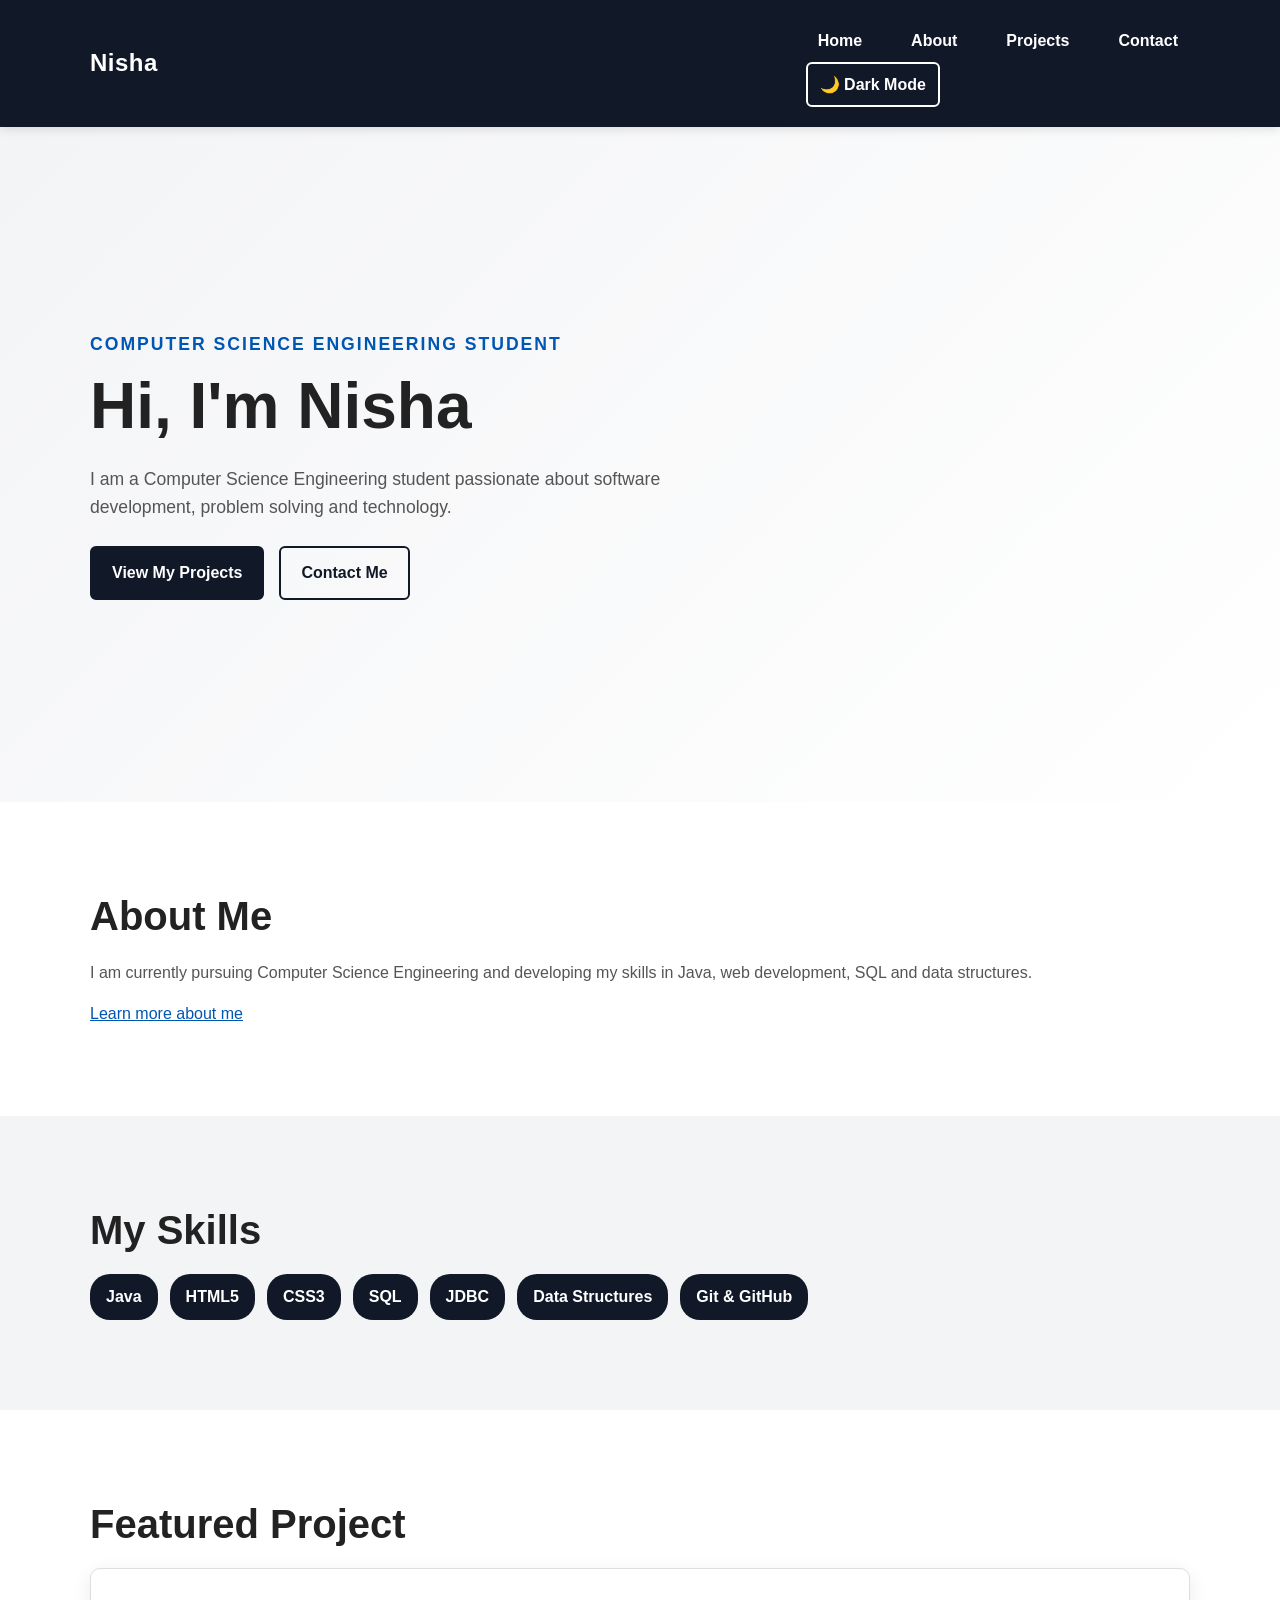
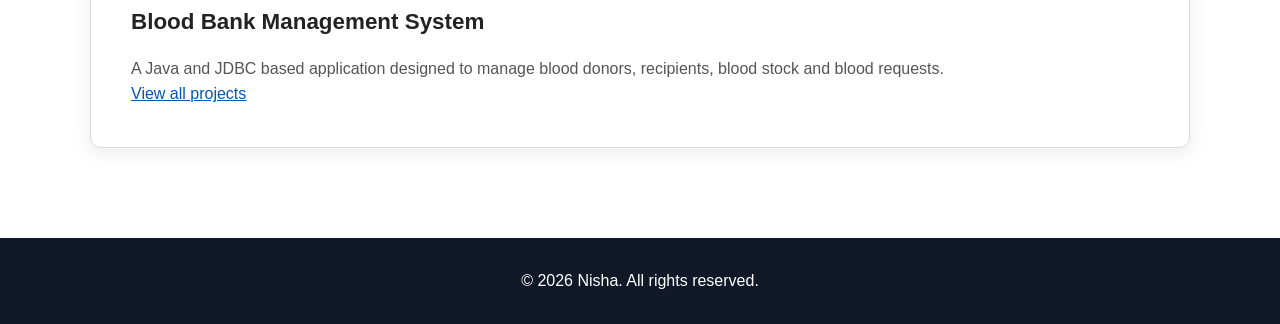
<file: index.html>
<!DOCTYPE html>
<html lang="en">

<head>
    <meta charset="UTF-8">
    <link rel="stylesheet" href="style.css">
    <meta name="viewport"
          content="width=device-width, initial-scale=1.0">

    <meta name="description"
          content="Nisha's personal portfolio showcasing her skills, education, projects and experience in computer science.">

    <meta name="author"
          content="Nisha">

    <meta name="keywords"
          content="Nisha, portfolio, computer science, Java, web development, software developer">

    <title>Nisha | Computer Science Portfolio</title>

</head>

<body>

    <a class="skip-link" href="#main-content">
        Skip to main content
    </a>

    <header class="site-header">

        <div class="container">

            <a href="index.html" class="logo" aria-label="Nisha Portfolio Home">
                Nisha
            </a>

            <nav aria-label="Main navigation">

                <ul class="nav-list">
                    <li>
                        <a href="index.html" aria-current="page">
                            Home
                        </a>
                    </li>

                    <li>
                        <a href="about.html">
                            About
                        </a>
                    </li>

                    <li>
                        <a href="projects.html">
                            Projects
                        </a>
                    </li>

                    <li>
                        <a href="contact.html">
                            Contact
                        </a>
                    </li>
                </ul>
                <button class="theme-toggle" type="button">
        🌙 Dark Mode
    </button>

            </nav>

        </div>

    </header>


    <main id="main-content">

        <!-- Hero Section -->
        <section class="hero" aria-labelledby="hero-heading">

            <div class="container hero-content">

                <div>

                    <p class="eyebrow">
                        Computer Science Engineering Student
                    </p>

                    <h1 id="hero-heading">
                        Hi, I'm Nisha
                    </h1>

                    <p>
                        I am a Computer Science Engineering student
                        passionate about software development,
                        problem solving and technology.
                    </p>

                    <div class="hero-buttons">

                        <a href="projects.html" class="button">
                            View My Projects
                        </a>

                        <a href="contact.html" class="button secondary">
                            Contact Me
                        </a>

                    </div>

                </div>

            </div>

        </section>


        <!-- About Preview -->
        <section aria-labelledby="about-heading">

            <div class="container">

                <h2 id="about-heading">
                    About Me
                </h2>

                <p>
                    I am currently pursuing Computer Science Engineering
                    and developing my skills in Java, web development,
                    SQL and data structures.
                </p>

                <a href="about.html">
                    Learn more about me
                </a>

            </div>

        </section>


        <!-- Skills -->
        <section class="section-light"
                 aria-labelledby="skills-heading">

            <div class="container">

                <h2 id="skills-heading">
                    My Skills
                </h2>

                <ul class="skills-list">

                    <li>Java</li>
                    <li>HTML5</li>
                    <li>CSS3</li>
                    <li>SQL</li>
                    <li>JDBC</li>
                    <li>Data Structures</li>
                    <li>Git & GitHub</li>

                </ul>

            </div>

        </section>


        <!-- Featured Project -->
        <section aria-labelledby="featured-project-heading">

            <div class="container">

                <h2 id="featured-project-heading">
                    Featured Project
                </h2>

                <article class="project-card">

                    <h3>
                        Blood Bank Management System
                    </h3>

                    <p>
                        A Java and JDBC based application designed
                        to manage blood donors, recipients, blood
                        stock and blood requests.
                    </p>

                    <a href="projects.html">
                        View all projects
                    </a>

                </article>

            </div>

        </section>

    </main>


    <footer class="site-footer">

        <div class="container">

            <p>
                &copy; 2026 Nisha. All rights reserved.
            </p>

        </div>

    </footer>
<script src="script.js"></script>
</body>

</html>
</file>
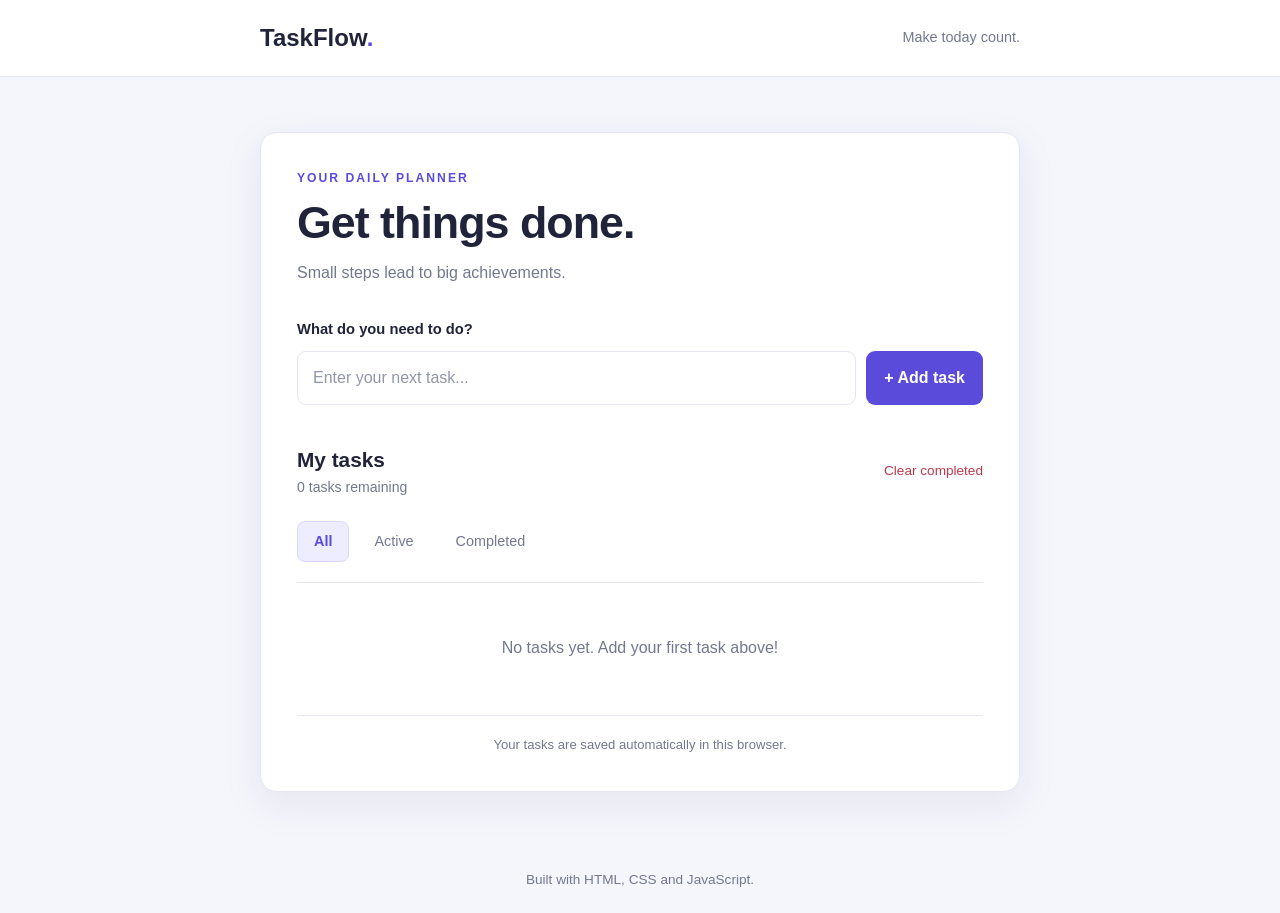
<file: todo-app/index.html>
<!DOCTYPE html>
<html lang="en">
<head>
    <meta charset="UTF-8">
    <meta name="viewport" content="width=device-width, initial-scale=1.0">

    <meta name="description" content="A simple task manager to add, edit, complete, and organize your daily tasks.">
    <meta name="author" content="Portfolio Developer">

    <title>TaskFlow | To-Do List</title>

    <link rel="stylesheet" href="style.css">
    <script src="script.js" defer></script>
</head>

<body>
    <header class="site-header">
        <div class="container header-content">
            <a href="index.html" class="logo">TaskFlow<span>.</span></a>
            <p class="header-caption">Make today count.</p>
        </div>
    </header>

    <main class="container">
        <section class="todo-app" aria-labelledby="page-title">
            <div class="intro">
                <p class="eyebrow">YOUR DAILY PLANNER</p>
                <h1 id="page-title">Get things done.</h1>
                <p class="subtitle">Small steps lead to big achievements.</p>
            </div>

            <form id="task-form" class="task-form">
                <label for="task-input">What do you need to do?</label>

                <div class="input-row">
                    <input
                        type="text"
                        id="task-input"
                        name="task"
                        placeholder="Enter your next task..."
                        maxlength="200"
                        autocomplete="off"
                        required
                    >

                    <button type="submit" class="add-button">
                        + Add task
                    </button>
                </div>
            </form>

            <div class="task-summary">
                <div>
                    <h2>My tasks</h2>
                    <p id="task-count" aria-live="polite">0 tasks remaining</p>
                </div>

                <button type="button" id="clear-completed" class="text-button">
                    Clear completed
                </button>
            </div>

            <div
                class="filters"
                id="filter-group"
                role="group"
                aria-label="Filter tasks"
            >
                <button
                    type="button"
                    class="filter-button active"
                    data-filter="all"
                    aria-pressed="true"
                >
                    All
                </button>

                <button
                    type="button"
                    class="filter-button"
                    data-filter="active"
                    aria-pressed="false"
                >
                    Active
                </button>

                <button
                    type="button"
                    class="filter-button"
                    data-filter="completed"
                    aria-pressed="false"
                >
                    Completed
                </button>
            </div>

            <ul id="task-list" class="task-list" aria-label="Your tasks"></ul>

            <p id="empty-message" class="empty-message">
                No tasks yet. Add your first task above!
            </p>

            <p class="storage-note">
                Your tasks are saved automatically in this browser.
            </p>
        </section>
    </main>

    <footer class="site-footer">
        <p>Built with HTML, CSS and JavaScript.</p>
    </footer>
</body>
</html>
</file>
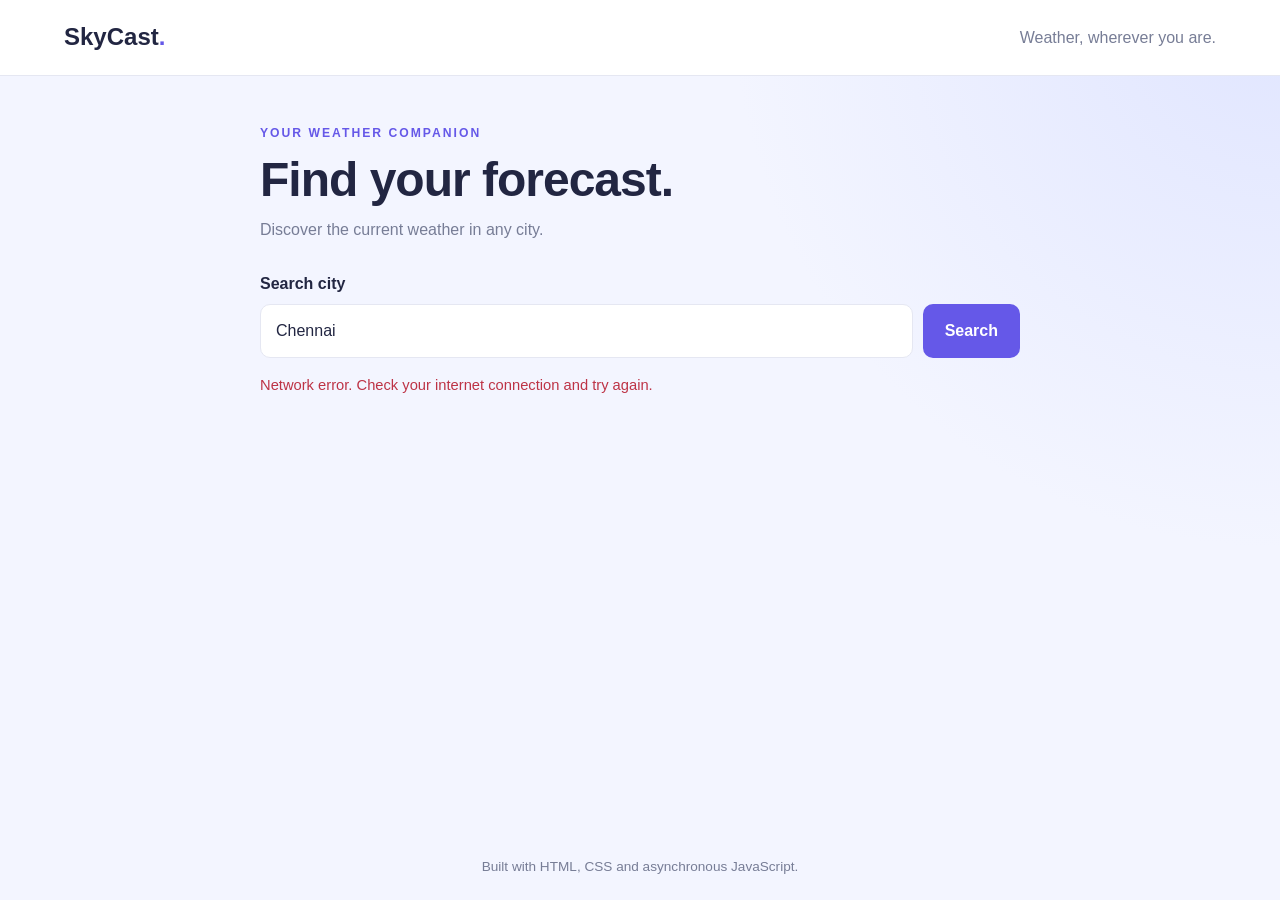
<file: weather-app/index.html>
<!DOCTYPE html>
<html lang="en">
<head>
    <meta charset="UTF-8">
    <meta name="viewport" content="width=device-width, initial-scale=1.0">
    <meta name="description" content="Search for a city and view current weather conditions.">
    <title>SkyCast | Weather Dashboard</title>
    <link rel="stylesheet" href="style.css">
    <script src="script.js" defer></script>
</head>
<body>
    <header class="header">
        <a href="index.html" class="logo">SkyCast<span>.</span></a>
        <p>Weather, wherever you are.</p>
    </header>

    <main class="container">
        <section class="intro">
            <p class="eyebrow">YOUR WEATHER COMPANION</p>
            <h1>Find your forecast.</h1>
            <p>Discover the current weather in any city.</p>
        </section>

        <form id="search-form" class="search-form">
            <label for="city-input">Search city</label>
            <div class="search-row">
                <input
                    id="city-input"
                    type="text"
                    placeholder="Try Chennai, Tokyo, London..."
                    autocomplete="off"
                    maxlength="100"
                    required
                >
                <button id="search-button" type="submit">
                    Search
                </button>
            </div>
        </form>

        <p id="status" class="status" role="status" aria-live="polite">
            Loading weather for Chennai...
        </p>

        <section id="weather-panel" class="weather-panel" hidden>
            <div class="weather-heading">
                <div>
                    <p class="eyebrow">CURRENT WEATHER</p>
                    <h2 id="city-name">Chennai</h2>
                    <p id="local-time" class="muted"></p>
                </div>
                <div class="weather-icon">
                    <span id="weather-emoji" aria-hidden="true">🌤️</span>
                    <p id="weather-description">Loading...</p>
                </div>
            </div>

            <div class="temperature">
                <span id="temperature">--</span><span class="degree">°C</span>
            </div>
            <p id="feels-like" class="muted">Feels like --°C</p>

            <div class="metrics">
                <article class="metric-card">
                    <span class="metric-icon" aria-hidden="true">💧</span>
                    <p>Humidity</p>
                    <h3 id="humidity">--%</h3>
                </article>

                <article class="metric-card">
                    <span class="metric-icon" aria-hidden="true">💨</span>
                    <p>Wind speed</p>
                    <h3 id="wind-speed">-- km/h</h3>
                </article>

                <article class="metric-card">
                    <span class="metric-icon" aria-hidden="true">🌧️</span>
                    <p>Precipitation</p>
                    <h3 id="precipitation">-- mm</h3>
                </article>
            </div>

            <p class="updated-note">
                Weather data provided by Open-Meteo.
            </p>
        </section>
    </main>

    <footer class="footer">
        Built with HTML, CSS and asynchronous JavaScript.
    </footer>
</body>
</html>
</file>
<file: style.css>
/* =========================================================
   ADVANCED CSS3 & RESPONSIVE PORTFOLIO
   ========================================================= */


/* =========================================================
   1. CSS VARIABLES - LIGHT THEME
   ========================================================= */

:root {
    --primary: #111827;
    --primary-light: #1f2937;

    --text: #222222;
    --text-light: #555555;

    --background: #ffffff;
    --surface: #f3f4f6;

    --border: #dddddd;

    --accent: #0056b3;
    --accent-hover: #003f82;

    --focus: #ffbf47;

    --white: #ffffff;

    --max-width: 1100px;

    --space-xs: 8px;
    --space-sm: 12px;
    --space-md: 20px;
    --space-lg: 40px;
    --space-xl: 70px;

    --radius: 10px;

    --shadow: 0 5px 20px rgba(0, 0, 0, 0.08);
    --shadow-hover: 0 12px 30px rgba(0, 0, 0, 0.14);

    --transition: 0.25s ease;
}


/* =========================================================
   2. DARK THEME VARIABLES
   ========================================================= */

[data-theme="dark"] {
    --primary: #e5e7eb;
    --primary-light: #d1d5db;

    --text: #f3f4f6;
    --text-light: #d1d5db;

    --background: #111827;
    --surface: #1f2937;

    --border: #374151;

    --accent: #60a5fa;
    --accent-hover: #93c5fd;

    --focus: #fbbf24;

    --white: #111827;

    --shadow: 0 5px 20px rgba(0, 0, 0, 0.3);
    --shadow-hover: 0 12px 30px rgba(0, 0, 0, 0.4);
}


/* =========================================================
   3. RESET
   ========================================================= */

* {
    margin: 0;
    padding: 0;
    box-sizing: border-box;
}

html {
    scroll-behavior: smooth;
}

body {
    font-family: Arial, sans-serif;
    line-height: 1.6;

    color: var(--text);
    background-color: var(--background);

    transition:
        background-color var(--transition),
        color var(--transition);
}


/* =========================================================
   4. GENERAL
   ========================================================= */

.container {
    width: min(90%, var(--max-width));
    margin-inline: auto;
}

section {
    padding: var(--space-xl) 0;
}

h1,
h2,
h3 {
    line-height: 1.2;
    margin-bottom: var(--space-md);
}

h1 {
    font-size: clamp(2.2rem, 8vw, 4rem);
}

h2 {
    font-size: clamp(1.8rem, 5vw, 2.5rem);
}

h3 {
    font-size: 1.4rem;
}

p {
    margin-bottom: 15px;
    color: var(--text-light);
}

a {
    color: var(--accent);
    transition: color var(--transition);
}

a:hover {
    color: var(--accent-hover);
}


/* =========================================================
   5. ACCESSIBILITY / FOCUS
   ========================================================= */

a:focus,
button:focus,
input:focus,
textarea:focus {
    outline: 3px solid var(--focus);
    outline-offset: 3px;
}


/* =========================================================
   6. SKIP LINK
   ========================================================= */

.skip-link {
    position: absolute;

    left: -9999px;
    top: 10px;

    z-index: 1000;

    padding: 10px 15px;

    background: #000000;
    color: #ffffff;

    text-decoration: none;

    border-radius: 4px;
}

.skip-link:focus {
    left: 10px;
}


/* =========================================================
   7. HEADER
   ========================================================= */

.site-header {
    background: #111827;

    color: #ffffff;

    padding: 18px 0;

    position: sticky;
    top: 0;

    z-index: 100;

    box-shadow: 0 2px 10px rgba(0, 0, 0, 0.12);
}

.site-header .container {
    display: flex;

    flex-direction: column;

    justify-content: space-between;
    align-items: center;

    gap: var(--space-md);
}


/* =========================================================
   8. LOGO
   ========================================================= */

.logo {
    color: #ffffff;

    text-decoration: none;

    font-size: 1.5rem;

    font-weight: bold;

    letter-spacing: 0.5px;
}

.logo:hover {
    color: #ffffff;
}


/* =========================================================
   9. NAVIGATION
   ========================================================= */

.nav-list {
    display: flex;

    flex-wrap: wrap;

    justify-content: center;

    gap: 10px;

    list-style: none;
}

.nav-list a {
    display: block;

    color: #ffffff;

    text-decoration: none;

    font-weight: 600;

    padding: 8px 12px;

    border-radius: 6px;

    transition:
        background-color var(--transition),
        color var(--transition);
}

.nav-list a:hover,
.nav-list a:focus {
    color: #ffffff;

    background-color: #1f2937;

    text-decoration: none;
}


/* =========================================================
   10. HERO
   ========================================================= */

.hero {
    background:
        linear-gradient(
            135deg,
            #f3f4f6 0%,
            #ffffff 100%
        );

    min-height: 70vh;

    display: flex;

    align-items: center;
}

.hero .container {
    width: min(90%, var(--max-width));
}

.hero h1 {
    max-width: 800px;
}

.hero p {
    max-width: 650px;

    font-size: 1.1rem;
}

.eyebrow {
    font-weight: bold;

    text-transform: uppercase;

    letter-spacing: 2px;

    color: var(--accent);

    margin-bottom: 10px;
}


/* =========================================================
   11. HERO BUTTONS
   ========================================================= */

.hero-buttons {
    display: flex;

    flex-wrap: wrap;

    gap: 15px;

    margin-top: 25px;
}

.button,
button {
    display: inline-block;

    padding: 12px 20px;

    border: 2px solid var(--primary);

    border-radius: 6px;

    background: var(--primary);

    color: var(--white);

    text-decoration: none;

    cursor: pointer;

    font: inherit;

    font-weight: bold;

    transition:
        background-color var(--transition),
        color var(--transition),
        transform var(--transition),
        box-shadow var(--transition);
}

.button:hover,
button:hover {
    background: var(--primary-light);

    color: var(--white);

    transform: translateY(-2px);

    box-shadow: var(--shadow);
}

.button.secondary {
    background: transparent;

    color: var(--primary);
}

.button.secondary:hover {
    background: var(--primary);

    color: var(--white);
}


/* =========================================================
   12. GENERAL SECTIONS
   ========================================================= */

.section-light {
    background: var(--surface);
}

.page-header {
    background:
        linear-gradient(
            135deg,
            #f3f4f6,
            #ffffff
        );

    padding: 60px 0;
}


/* =========================================================
   13. SKILLS
   ========================================================= */

.skills-list {
    display: flex;

    flex-wrap: wrap;

    gap: 12px;

    list-style: none;
}

.skills-list li {
    padding: 10px 16px;

    background: var(--primary);

    color: var(--white);

    border-radius: 20px;

    font-weight: 600;

    transition:
        transform var(--transition),
        background-color var(--transition);
}

.skills-list li:hover {
    background: var(--primary-light);

    transform: translateY(-3px);
}


/* =========================================================
   14. PROJECT GRID
   MOBILE FIRST
   ========================================================= */

.projects-grid {
    display: grid;

    grid-template-columns: 1fr;

    gap: var(--space-md);
}


/* =========================================================
   15. PROJECT CARDS
   ========================================================= */

.project-card {
    padding: var(--space-lg);

    border: 1px solid var(--border);

    background: var(--background);

    border-radius: var(--radius);

    box-shadow: var(--shadow);

    transition:
        transform var(--transition),
        box-shadow var(--transition),
        border-color var(--transition);
}

.project-card:hover {
    transform: translateY(-6px);

    box-shadow: var(--shadow-hover);

    border-color: #bbbbbb;
}

.project-card h3 {
    color: var(--text);
}

.project-card p {
    margin-bottom: 0;
}


/* =========================================================
   16. FORM
   ========================================================= */

form {
    width: 100%;

    max-width: 700px;

    margin-top: 30px;
}

.form-group {
    margin-bottom: var(--space-md);
}

label {
    display: block;

    margin-bottom: 8px;

    font-weight: bold;

    color: var(--text);
}

input,
textarea {
    width: 100%;

    padding: 13px 15px;

    border: 2px solid #777777;

    border-radius: 6px;

    background: var(--background);

    color: var(--text);

    font: inherit;

    transition:
        border-color var(--transition),
        box-shadow var(--transition);
}

input:focus,
textarea:focus {
    border-color: var(--accent);

    box-shadow:
        0 0 0 3px rgba(0, 86, 179, 0.15);
}

textarea {
    resize: vertical;

    min-height: 150px;
}

button {
    border: none;
}


/* =========================================================
   17. FOOTER
   ========================================================= */

.site-footer {
    background: #111827;

    color: #ffffff;

    padding: 30px 0;

    text-align: center;
}

.site-footer p {
    margin: 0;

    color: #ffffff;
}


/* =========================================================
   18. DARK MODE HEADER
   ========================================================= */

[data-theme="dark"] .site-header {
    background: #030712;
}

[data-theme="dark"] .nav-list a {
    color: #f3f4f6;
}

[data-theme="dark"] .nav-list a:hover,
[data-theme="dark"] .nav-list a:focus {
    background: #1f2937;

    color: #ffffff;
}


/* =========================================================
   19. DARK MODE HERO
   ========================================================= */

[data-theme="dark"] .hero,
[data-theme="dark"] .page-header {
    background:
        linear-gradient(
            135deg,
            #111827,
            #1f2937
        );
}


/* =========================================================
   20. DARK MODE CARDS
   ========================================================= */

[data-theme="dark"] .project-card {
    background: #1f2937;

    border-color: #374151;
}

[data-theme="dark"] .project-card h3 {
    color: #f3f4f6;
}


/* =========================================================
   21. DARK MODE BUTTONS
   ========================================================= */

[data-theme="dark"] .button.secondary {
    color: #f3f4f6;

    border-color: #f3f4f6;
}

[data-theme="dark"] .button.secondary:hover {
    background: #f3f4f6;

    color: #111827;
}


/* =========================================================
   22. THEME TOGGLE BUTTON
   ========================================================= */

.theme-toggle {
    padding: 8px 12px;

    border: 2px solid #ffffff;

    border-radius: 6px;

    background: transparent;

    color: #ffffff;

    cursor: pointer;

    font-size: 1rem;

    transition:
        background-color var(--transition),
        color var(--transition);
}

.theme-toggle:hover {
    background: #ffffff;

    color: #111827;
}


/* =========================================================
   23. TABLET
   ========================================================= */

@media (min-width: 768px) {

    .site-header .container {
        flex-direction: row;
    }

    .nav-list {
        gap: 15px;
    }

    .projects-grid {
        grid-template-columns: repeat(2, 1fr);
    }

    section {
        padding: 80px 0;
    }

}


/* =========================================================
   24. DESKTOP
   ========================================================= */

@media (min-width: 1024px) {

    .site-header {
        padding: 20px 0;
    }

    .nav-list {
        gap: 25px;
    }

    .projects-grid {
        grid-template-columns: repeat(3, 1fr);
    }

    .hero {
        min-height: 75vh;
    }

}


/* =========================================================
   25. LARGE DESKTOP
   ========================================================= */

@media (min-width: 1200px) {

    .hero h1 {
        font-size: 4rem;
    }

    section {
        padding: 90px 0;
    }

}


/* =========================================================
   26. REDUCED MOTION
   ACCESSIBILITY
   ========================================================= */

@media (prefers-reduced-motion: reduce) {

    html {
        scroll-behavior: auto;
    }

    *,
    *::before,
    *::after {
        transition: none !important;

        animation: none !important;
    }

}
</file>
<file: todo-app/style.css>
/* ==============================
   1. VARIABLES
   ============================== */

:root {
    --primary: #5b4bdb;
    --primary-hover: #4636c3;
    --background: #f5f6fc;
    --surface: #ffffff;
    --text: #20233a;
    --text-light: #74788e;
    --border: #e4e6f0;
    --success: #17865b;
    --danger: #c0394b;
    --radius: 16px;
    --shadow: 0 12px 40px rgba(35, 38, 75, 0.08);
}

* {
    margin: 0;
    padding: 0;
    box-sizing: border-box;
}

body {
    min-height: 100vh;
    display: flex;
    flex-direction: column;
    font-family: Arial, Helvetica, sans-serif;
    line-height: 1.6;
    color: var(--text);
    background: var(--background);
}

button,
input {
    font: inherit;
}

button {
    cursor: pointer;
}

button:focus-visible,
input:focus-visible,
a:focus-visible {
    outline: 3px solid #f0ad36;
    outline-offset: 3px;
}

.container {
    width: min(92%, 760px);
    margin-inline: auto;
}

/* ==============================
   2. HEADER
   ============================== */

.site-header {
    background: var(--surface);
    border-bottom: 1px solid var(--border);
}

.header-content {
    min-height: 76px;
    display: flex;
    align-items: center;
    justify-content: space-between;
    gap: 16px;
}

.logo {
    color: var(--text);
    font-size: 1.5rem;
    font-weight: 800;
    text-decoration: none;
}

.logo span {
    color: var(--primary);
}

.header-caption {
    color: var(--text-light);
    font-size: 0.9rem;
}

/* ==============================
   3. MAIN APP
   ============================== */

main {
    flex: 1;
}

.todo-app {
    margin: 55px auto;
    padding: 36px;
    background: var(--surface);
    border: 1px solid var(--border);
    border-radius: var(--radius);
    box-shadow: var(--shadow);
}

.intro {
    margin-bottom: 32px;
}

.eyebrow {
    margin-bottom: 8px;
    color: var(--primary);
    font-size: 0.76rem;
    font-weight: 800;
    letter-spacing: 2px;
}

h1 {
    font-size: clamp(2rem, 6vw, 2.8rem);
    line-height: 1.2;
    letter-spacing: -1px;
}

.subtitle {
    margin-top: 10px;
    color: var(--text-light);
}

/* ==============================
   4. ADD TASK FORM
   ============================== */

.task-form label {
    display: block;
    margin-bottom: 10px;
    font-size: 0.92rem;
    font-weight: 700;
}

.input-row {
    display: flex;
    gap: 10px;
}

#task-input {
    flex: 1;
    min-width: 0;
    padding: 13px 15px;
    color: var(--text);
    background: var(--surface);
    border: 1px solid var(--border);
    border-radius: 9px;
}

#task-input::placeholder {
    color: #9296a8;
}

#task-input:focus {
    border-color: var(--primary);
}

.add-button {
    padding: 12px 18px;
    color: #ffffff;
    background: var(--primary);
    border: none;
    border-radius: 9px;
    font-weight: 700;
    transition: background 0.2s, transform 0.2s;
}

.add-button:hover {
    background: var(--primary-hover);
    transform: translateY(-1px);
}

/* ==============================
   5. TASK SUMMARY
   ============================== */

.task-summary {
    display: flex;
    align-items: center;
    justify-content: space-between;
    gap: 12px;
    margin-top: 38px;
}

.task-summary h2 {
    font-size: 1.3rem;
}

#task-count {
    color: var(--text-light);
    font-size: 0.88rem;
}

.text-button {
    padding: 6px 0;
    color: var(--danger);
    background: transparent;
    border: none;
    font-size: 0.85rem;
}

.text-button:hover {
    text-decoration: underline;
}

/* ==============================
   6. FILTER BUTTONS
   ============================== */

.filters {
    display: flex;
    flex-wrap: wrap;
    gap: 8px;
    margin: 22px 0;
    padding-bottom: 20px;
    border-bottom: 1px solid var(--border);
}

.filter-button {
    padding: 8px 16px;
    color: var(--text-light);
    background: transparent;
    border: 1px solid transparent;
    border-radius: 8px;
    font-size: 0.9rem;
}

.filter-button:hover {
    color: var(--primary);
    background: #f0efff;
}

.filter-button.active {
    color: var(--primary);
    background: #eeecff;
    border-color: #dcd7ff;
    font-weight: 700;
}

/* ==============================
   7. TASK LIST
   ============================== */

.task-list {
    display: grid;
    gap: 12px;
    list-style: none;
}

.task-item {
    display: flex;
    align-items: center;
    gap: 12px;
    padding: 15px;
    border: 1px solid var(--border);
    border-radius: 10px;
    transition: border-color 0.2s, background 0.2s;
}

.task-item:hover {
    border-color: #c9c4fa;
}

.task-checkbox {
    width: 19px;
    height: 19px;
    flex-shrink: 0;
    accent-color: var(--primary);
    cursor: pointer;
}

.task-text {
    flex: 1;
    min-width: 0;
    overflow-wrap: anywhere;
}

.task-item.completed .task-text {
    color: var(--text-light);
    text-decoration: line-through;
}

.task-actions {
    display: flex;
    gap: 6px;
    flex-shrink: 0;
}

.action-button {
    padding: 6px 9px;
    color: var(--text-light);
    background: transparent;
    border: 1px solid var(--border);
    border-radius: 7px;
    font-size: 0.82rem;
}

.action-button:hover {
    color: var(--primary);
    border-color: var(--primary);
}

.action-button.delete:hover {
    color: var(--danger);
    border-color: var(--danger);
}

.empty-message {
    padding: 30px 10px;
    color: var(--text-light);
    text-align: center;
}

.storage-note {
    margin-top: 25px;
    padding-top: 18px;
    color: var(--text-light);
    border-top: 1px solid var(--border);
    font-size: 0.82rem;
    text-align: center;
}

/* ==============================
   8. FOOTER
   ============================== */

.site-footer {
    padding: 22px;
    color: var(--text-light);
    font-size: 0.85rem;
    text-align: center;
}

/* ==============================
   9. RESPONSIVE DESIGN
   ============================== */

@media (max-width: 520px) {
    .header-content {
        min-height: 65px;
    }

    .header-caption {
        font-size: 0.78rem;
    }

    .todo-app {
        margin: 28px auto;
        padding: 22px 16px;
    }

    .input-row {
        flex-direction: column;
    }

    .add-button {
        width: 100%;
    }

    .task-item {
        flex-wrap: wrap;
    }

    .task-text {
        flex: 1;
    }

    .task-actions {
        margin-left: 30px;
    }

    .task-summary {
        align-items: flex-start;
    }
}

@media (prefers-reduced-motion: reduce) {
    *,
    *::before,
    *::after {
        scroll-behavior: auto !important;
        transition: none !important;
        animation: none !important;
    }
}
</file>
<file: weather-app/style.css>
:root {
    --primary: #6558e8;
    --primary-dark: #4e42c9;
    --background: #f3f5ff;
    --surface: #ffffff;
    --text: #222642;
    --muted: #777d96;
    --border: #e5e7f2;
    --radius: 18px;
    --shadow: 0 15px 45px rgba(41, 47, 94, 0.09);
}

* {
    margin: 0;
    padding: 0;
    box-sizing: border-box;
}

body {
    min-height: 100vh;
    display: flex;
    flex-direction: column;
    font-family: Arial, Helvetica, sans-serif;
    line-height: 1.6;
    color: var(--text);
    background:
        radial-gradient(circle at top right, #e0e5ff, transparent 35%),
        var(--background);
}

button,
input {
    font: inherit;
}

button {
    cursor: pointer;
}

button:focus-visible,
input:focus-visible,
a:focus-visible {
    outline: 3px solid #f0ad36;
    outline-offset: 3px;
}

.header {
    min-height: 76px;
    padding: 16px 5%;
    display: flex;
    justify-content: space-between;
    align-items: center;
    gap: 16px;
    background: var(--surface);
    border-bottom: 1px solid var(--border);
}

.logo {
    color: var(--text);
    font-size: 1.5rem;
    font-weight: 800;
    text-decoration: none;
}

.logo span {
    color: var(--primary);
}

.header > p,
.muted {
    color: var(--muted);
}

.container {
    width: min(92%, 760px);
    margin: 0 auto;
    flex: 1;
}

.intro {
    margin: 48px 0 28px;
}

.eyebrow {
    color: var(--primary);
    font-size: 0.76rem;
    font-weight: 800;
    letter-spacing: 2px;
}

.intro h1 {
    margin: 8px 0;
    font-size: clamp(2rem, 6vw, 3rem);
    line-height: 1.2;
    letter-spacing: -1px;
}

.intro > p:last-child {
    color: var(--muted);
}

.search-form label {
    display: block;
    margin-bottom: 8px;
    font-weight: 700;
}

.search-row {
    display: flex;
    gap: 10px;
}

#city-input {
    flex: 1;
    min-width: 0;
    padding: 13px 15px;
    color: var(--text);
    background: var(--surface);
    border: 1px solid var(--border);
    border-radius: 10px;
}

#city-input:focus {
    border-color: var(--primary);
}

#search-button {
    padding: 12px 22px;
    color: white;
    background: var(--primary);
    border: none;
    border-radius: 10px;
    font-weight: 700;
    transition: background 0.2s;
}

#search-button:hover {
    background: var(--primary-dark);
}

#search-button:disabled {
    opacity: 0.65;
    cursor: wait;
}

.status {
    min-height: 30px;
    margin: 16px 0;
    color: var(--muted);
    font-size: 0.92rem;
}

.status.error {
    color: #bd3346;
}

.weather-panel {
    margin: 10px 0 40px;
    padding: 30px;
    background: var(--surface);
    border: 1px solid var(--border);
    border-radius: var(--radius);
    box-shadow: var(--shadow);
}

.weather-heading {
    display: flex;
    justify-content: space-between;
    align-items: center;
    gap: 16px;
}

.weather-heading h2 {
    margin: 5px 0;
    font-size: 1.7rem;
    overflow-wrap: anywhere;
}

.weather-icon {
    text-align: center;
}

#weather-emoji {
    font-size: 3rem;
}

#weather-description {
    color: var(--muted);
    font-size: 0.88rem;
}

.temperature {
    margin-top: 18px;
    font-size: clamp(3.5rem, 12vw, 5.5rem);
    font-weight: 700;
    line-height: 1.2;
    letter-spacing: -3px;
}

.degree {
    font-size: 0.55em;
    vertical-align: top;
}

#feels-like {
    margin-top: 5px;
}

.metrics {
    display: grid;
    grid-template-columns: repeat(3, minmax(0, 1fr));
    gap: 12px;
    margin-top: 28px;
}

.metric-card {
    padding: 18px 12px;
    background: #f7f7ff;
    border: 1px solid #ecebff;
    border-radius: 12px;
}

.metric-icon {
    font-size: 1.35rem;
}

.metric-card p {
    margin-top: 8px;
    color: var(--muted);
    font-size: 0.85rem;
}

.metric-card h3 {
    margin-top: 3px;
    font-size: 1.25rem;
    overflow-wrap: anywhere;
}

.updated-note {
    margin-top: 24px;
    color: var(--muted);
    font-size: 0.8rem;
    text-align: center;
}

.footer {
    padding: 22px;
    color: var(--muted);
    font-size: 0.85rem;
    text-align: center;
}

[hidden] {
    display: none !important;
}

@media (max-width: 520px) {
    .header {
        min-height: 65px;
    }

    .header > p {
        font-size: 0.78rem;
    }

    .intro {
        margin-top: 32px;
    }

    .search-row {
        flex-direction: column;
    }

    #search-button {
        width: 100%;
    }

    .weather-panel {
        padding: 22px 16px;
    }

    .metrics {
        grid-template-columns: 1fr;
    }

    .metric-card {
        display: grid;
        grid-template-columns: auto 1fr auto;
        align-items: center;
        gap: 10px;
    }

    .metric-card p,
    .metric-card h3 {
        margin: 0;
    }
}

@media (prefers-reduced-motion: reduce) {
    *,
    *::before,
    *::after {
        transition: none !important;
        animation: none !important;
    }
}
</file>
